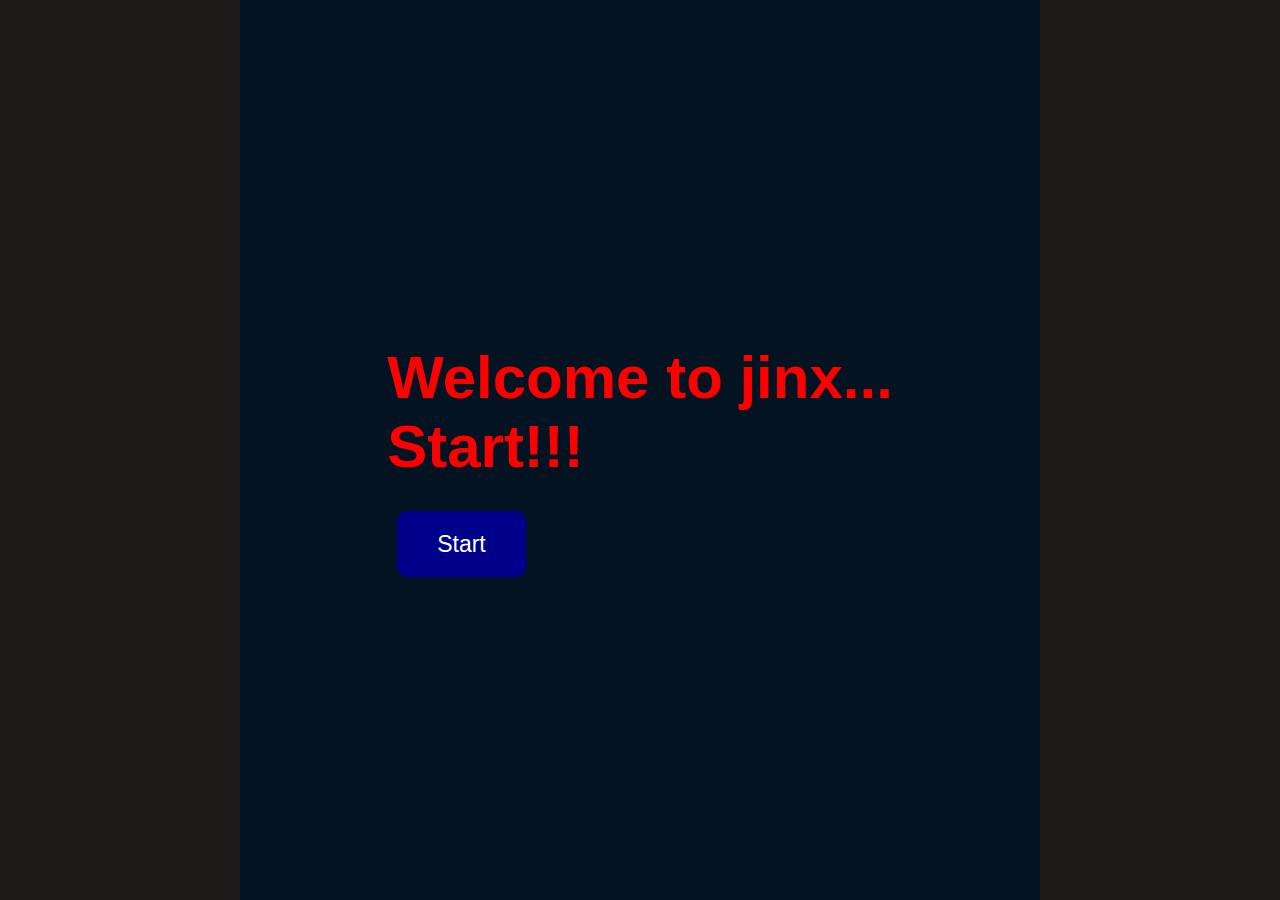
<file: index.html>
<!DOCTYPE html>
<html lang="en">
<head>
    <link rel="stylesheet" href="game.css">
    <meta charset="UTF-8">
    <meta http-equiv="X-UA-Compatible" content="IE=edge">
    <meta name="viewport" content="width=device-width, initial-scale=1.0">
    <title>home</title>
</head>
<body>
    <style>
        *{
            box-sizing: border-box;
            margin: 0;
            padding: 0;
            background:#031321;
        }

        h1{
              color: red;
              font-family: sans-serif; 
              font-size: 60px;
               animation-name: anime;
               animation-duration: 3s;
               animation-iteration-count: infinite;

           }
                @keyframes anime{
                    0%{color: darkslateblue;}
                    70%{color: orange;}  
                    100%{color:purple; font-size: 60px; }
          }
          .flex-colum{
              display: flex;
              flex-direction: column;
          }
          .flex-center{
              justify-content: center;
              align-items: center
          }
          .btn{
              width: 20rem;
              font-size: 23px;
              font-family: sans-serif;
              padding: 2rem 4rem;
              text-align: center;
              margin: 10px;
              color: white;
              align-items: center;
              justify-content: center;
              text-align: center;
              text-decoration: none;
              text-transform:none;
              text-shadow:none;
              background: darkblue;
              cursor: pointer;
              border-radius:10px;
              flex-wrap: wrap;
              flex-direction: column;
          }
          .btn:hover{
              cursor: pointer;
              transition: 1s;
              transform:scale(.90);
              box-shadow: white;
              background: rgba(160, 224, 160, 0.739);
              color: black;
              font-size:24px;
          }  
           
          @media screen and (max-width:375px) {
            .btn{
                
                margin-top:10px;
                flex-wrap: wrap;
                align-items: center;
                justify-content: center;
                display:flex;
                margin-left:50px;
            }
            h1{
              text-align: center;
              margin-bottom: 50px;   
            }
            body{
              width: 100%;
            }
            .choice-text{
                padding: 2rem;
                width: 100%;
                margin-right: 100px;
                color: white;
                font-size: 22px;
                font-family: sans-serif;
                text-shadow:0 0 6px black;
            }
            #question{
                font-size: 25px;
                width: 100%;
                font-family: sans-serif;
                text-align: center;
        
            }
        
        
        } 
              
          

               
    </style>
        <!-- style ends here -->

    <div class="container">
    <div id ="home" class="flex-column flex-center">
        <h1>Welcome to jinx...<br>Start!!!</h1>
        <a href="section.html" class="btn">Start</a>
        
    </div>
        <!-- <a href="game.html" class="btn">Play</a> -->
        <!-- <a href="end.html" id ="highscore-btn" class="btn">High Scores</a> -->
    </div>
    
</div>

</body>
</html>
</file>
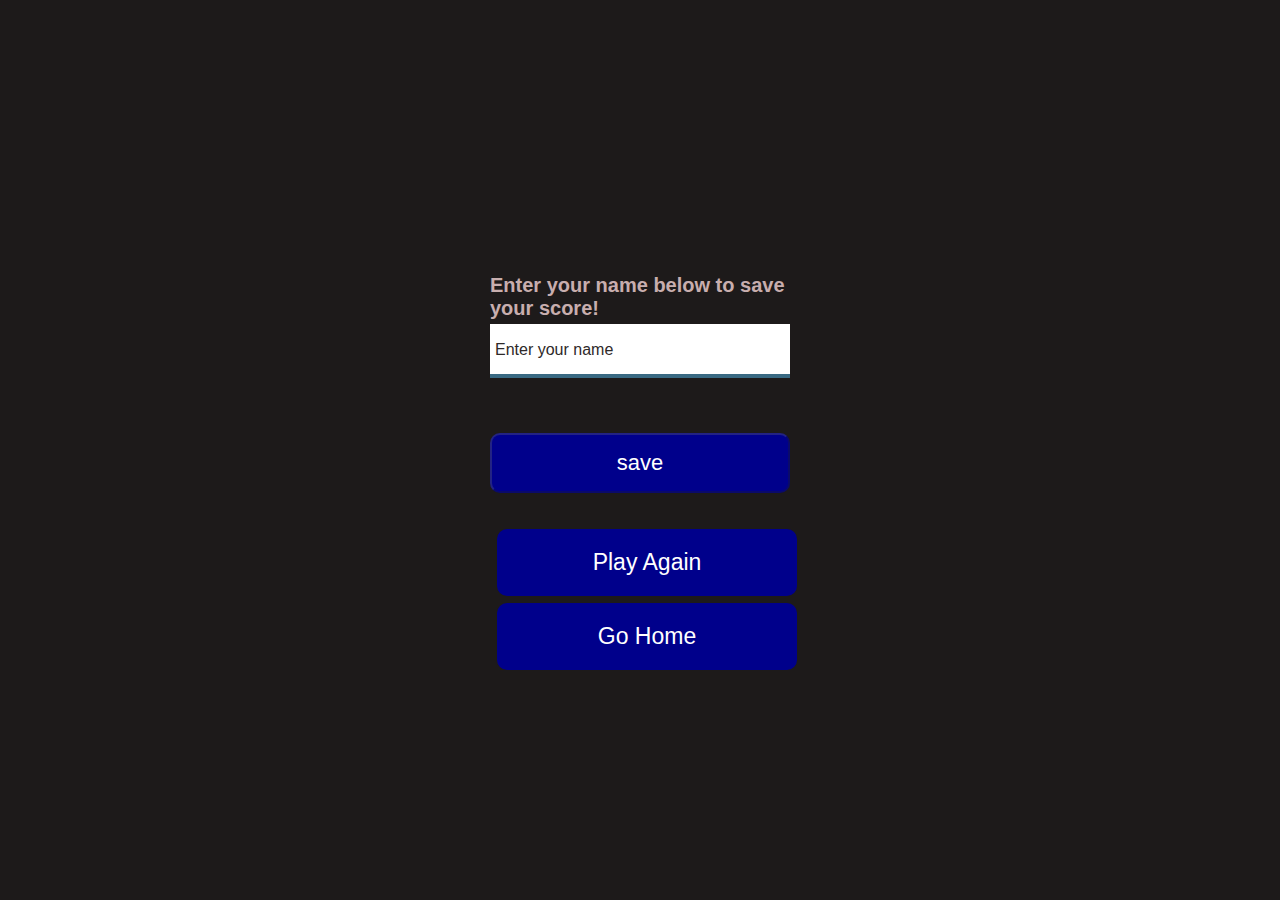
<file: end.html>
<!DOCTYPE html>
<html lang="en">
<head>
    <link rel="stylesheet" href="game.css">
    <meta charset="UTF-8">
    <meta http-equiv="X-UA-Compatible" content="IE=edge">
    <meta name="viewport" content="width=device-width, initial-scale=1.0">
    <meta name="keyword" content="html,css,javascript">
    <meta name="discription" content=".....">
    <link rel="stylesheet" href="end.css">   
    <title>score</title>
</head>
<body>
     <div class="container">
        <div id="end" class="flex-center flex-column">
            <h1 id="finalScore">0</h1>
            <form class="end-form-container">
                <h2 id="end-text">Enter your name below to save your score!</h2>
                <input type="text" name="name" id="username" placeholder="Enter your name"><br>
                <button id="btn" id="saveScoreBtn" type="submit" onclick="saveHighscore(event)"disabled>save </button><br>
            </form>
            <a href="Game.html" class="btn">Play Again</a>
            <a href="index.html" class="btn">Go Home</a>
            <!-- <a href="exit.html" class="btn">exit</a> -->
        </form>
        </div>
        </div>

        </div>
    </div>
    <script src="end.js"></script>
    
</body>
</html>
</file>
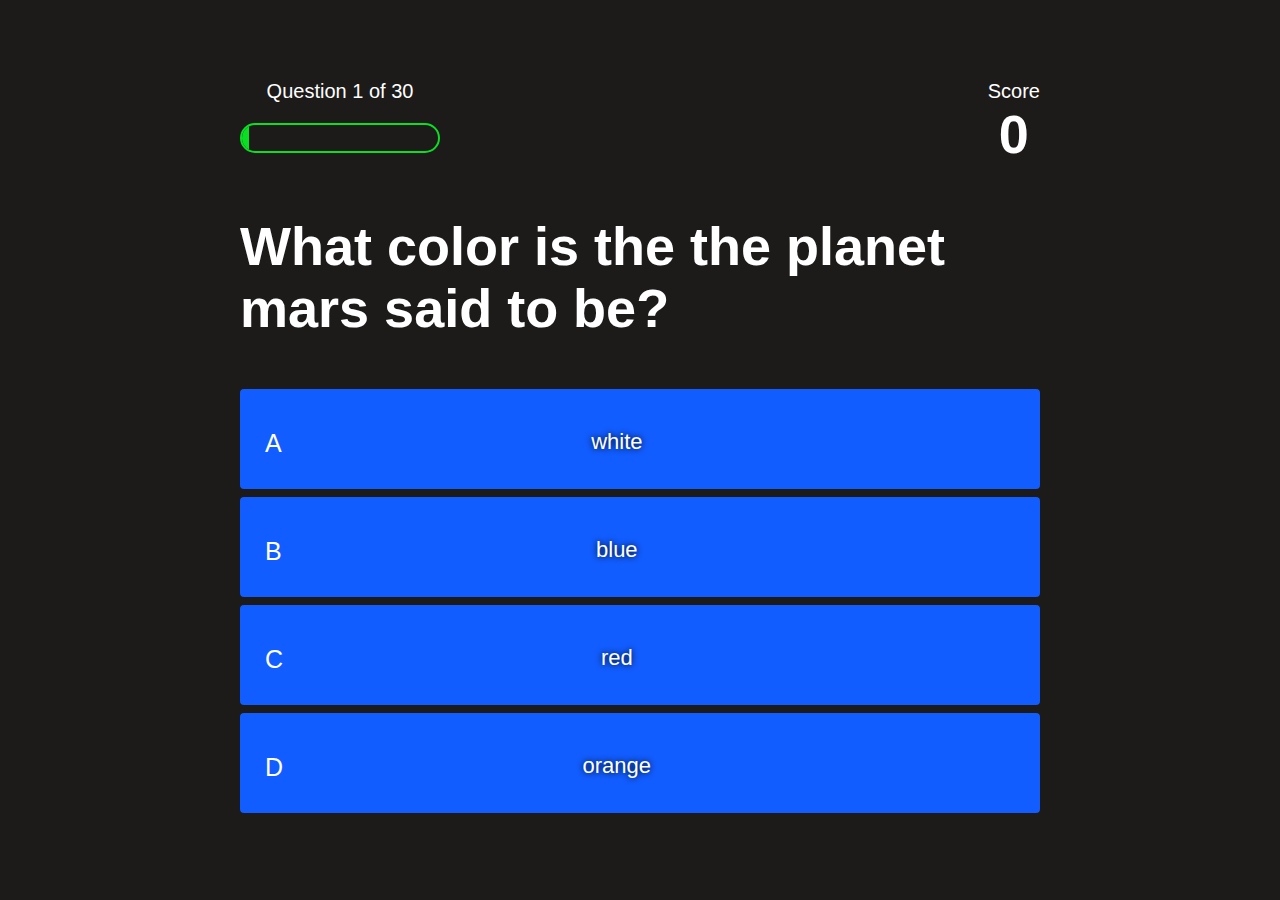
<file: Game.html>
<!DOCTYPE html>
<html lang="en">
<head>
     <link rel="stylesheet" href="game.css">
    <link rel="stylesheet" href="style/Quiz.css">
    <meta charset="UTF-8">
    <meta http-equiv="X-UA-Compatible" content="IE=edge">
    <meta name="viewport" content="width=device-width, initial-scale=1.0">
    <title>Quiz Page</title>
</head>
<body>
    <div class="container">
       <div id="game" class="justify-center flex-column">
           <div id="hud">
               <div class="hud-item">
               <p id="progressText" class="hud-prefix">
                 Question  
            </p>
            <div id="progressBar">
                <div id="progressBarFull"></div>
            </div>
               </div>
               <div class="hud-item">
                   <p class="hud-prefix">
                       Score
                   </p>
                   <h1 class="hud-main-text" id="score">
                       0
                   </h1>
               </div>
            </div>
            <h1 id="question">what is the answer to the question</h1>
            <div class="choice-container">
                <p class="choice-prefix">A</p>
                <p class="choice-text" data-number="1">Choice</p>
            </div>
            <div class="choice-container">
                <p class="choice-prefix">B</p>
                <p class="choice-text" data-number="2">Choice 2</p>
       </div> 
       <div class="choice-container">
        <p class="choice-prefix">C</p>
        <p class="choice-text" data-number="3">Choice 3</p>
    </div>
    <div class="choice-container">
        <p class="choice-prefix">D</p>
        <p class="choice-text" data-number="4">Choice 4</p>
        </div>
        </div>
        </div>
        <script src="game.js"></script>
</body>
</html>
</file>
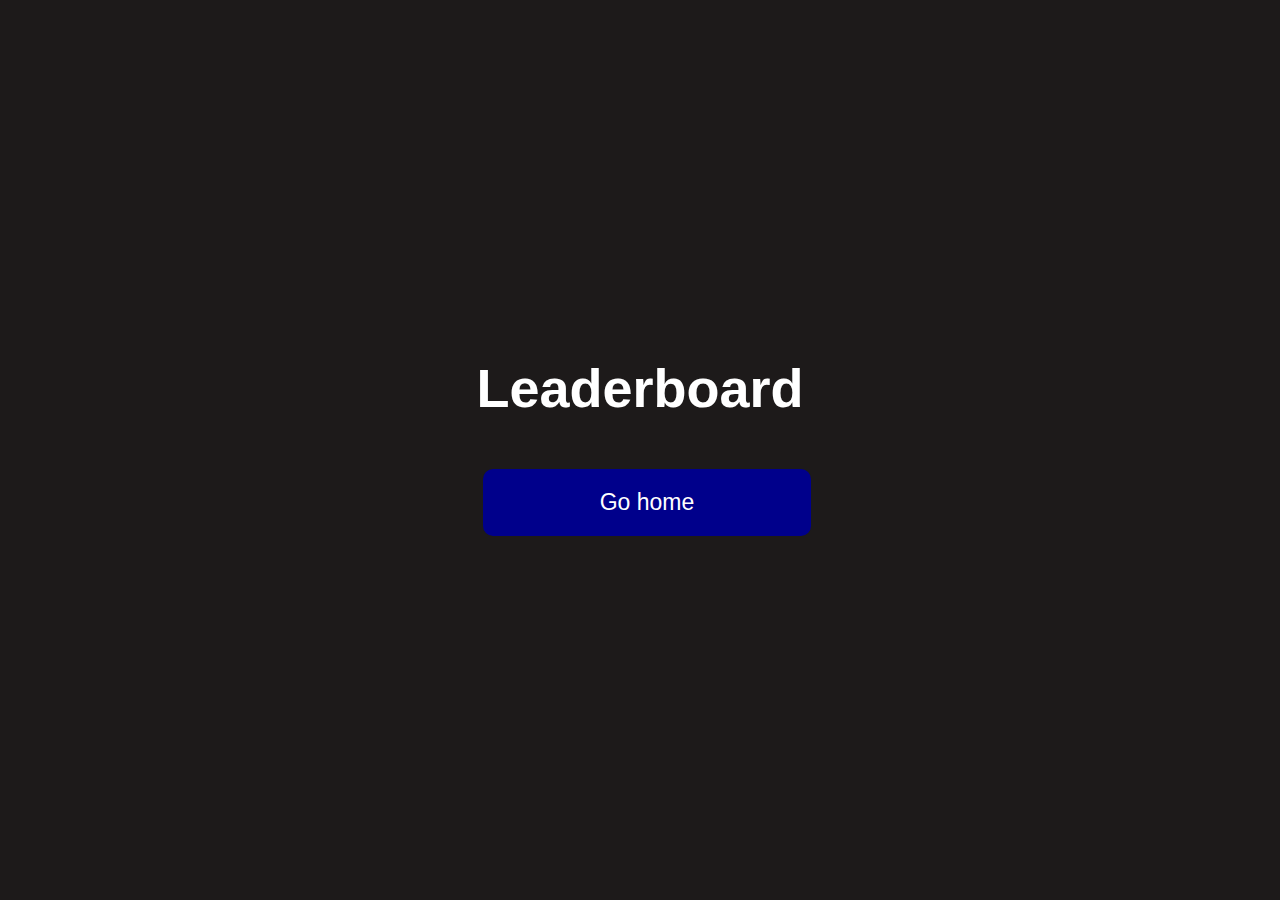
<file: high-score.html>
<!DOCTYPE html>
<html lang="en">
<head>
    <link rel="stylesheet" href="game.css">
    <link rel="stylesheet" href="high-score.css"> 
    <meta charset="UTF-8">
    <meta http-equiv="X-UA-Compatible" content="IE=edge">
    <meta name="viewport" content="width=device-width, initial-scale=1.0">
    <title>High Scores</title>
</head>
<body>
    <div class="container">
        <div id="highScores" class="flex-center flex-column">
            <h1 id="finalScore">Leaderboard</h1>
            <ul id="highScoresList"></ul>
            <a href= "end.html" class="btn">Go home</a>
        </div>

    </div>
    <script src="high-score.js"></script>
</body>
</html>
</file>
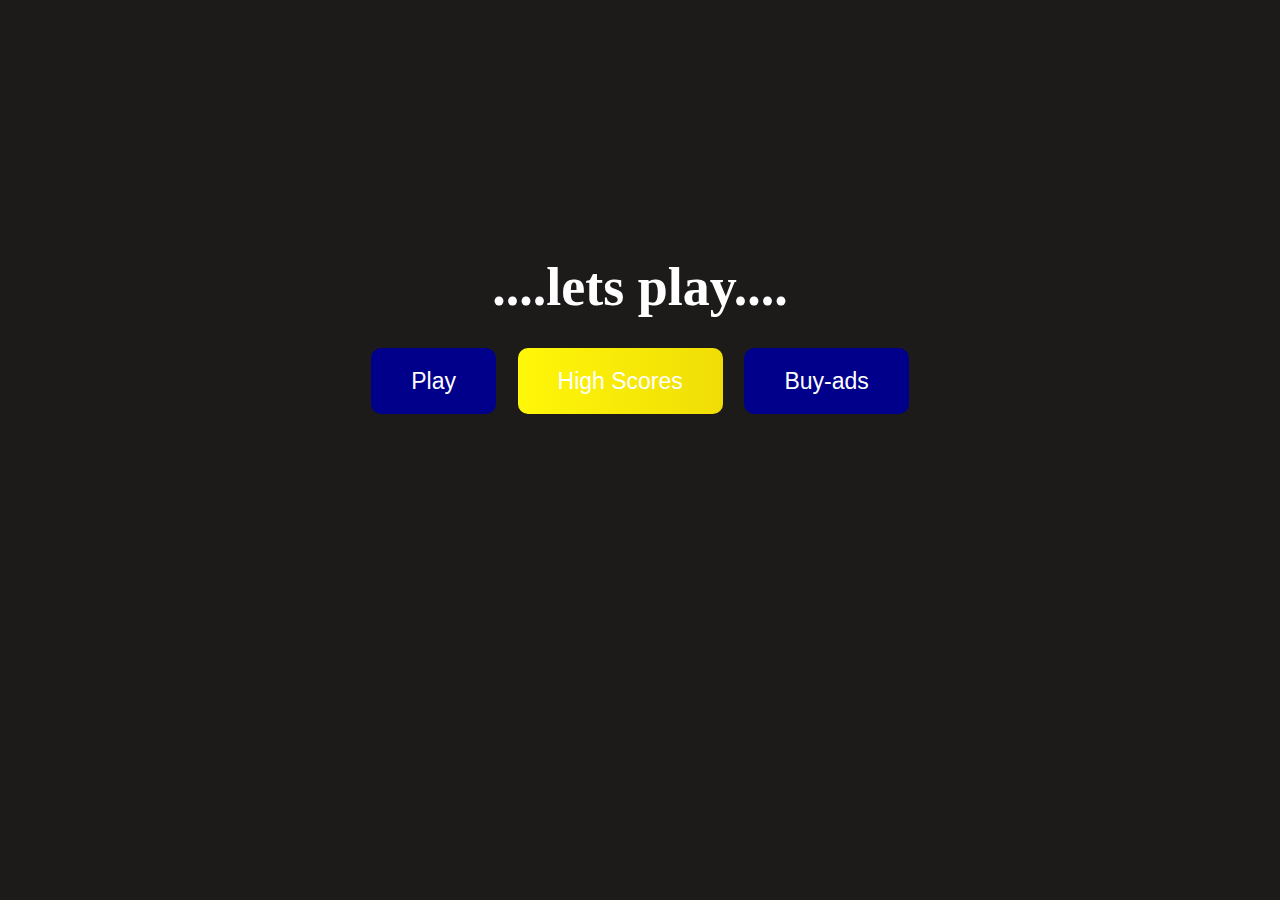
<file: section.html>
<!DOCTYPE html>
<html lang="en">
<head>
    <link rel="stylesheet" href="section.css">
    <meta charset="UTF-8">
    <meta http-equiv="X-UA-Compatible" content="IE=edge">
    <meta name="viewport" content="width=device-width, initial-scale=1.0">
    <title>Menu</title>
</head>
<body>
    <style>

                /* @keyframes anime{
                    25%{color: blue; font-size: 16px;}  
                    50%{color: yellow; font-size: 20px; }
                }   */

               .btn{
                    color: powderblue;
                    font-size: 30px;
                   animation-name: anime;
                    animation-duration: 4s;
                    animation-iteration-count: infinite; 
                }
                .btn{
                    width: 20rem;
                    font-size: 23px;
                    font-family: sans-serif;
                    padding: 2rem 4rem;
                    text-align: center;
                    margin: 10px;
                    color: white;
                    text-decoration: none;
                    text-transform:none;
                    text-shadow:none;
                    background: darkblue;
                    cursor: pointer;
                    border-radius:10px;
                    flex-wrap: wrap;
                    flex-direction: column;
                }
                .btn:hover{
                    cursor: pointer;
                    transition: 1s;
                    transform:scale(.90);
                    box-shadow: white;
                    background: conic-gradient(from 90deg at 50% 50%,
                    rgba(115, 119, 61, 0.931) 20%,
                    rgba(64, 156, 179, 0.806) 12%,
                    rgba(62, 96, 141, 0.904) 100%
                    
                
                    );
                    color: black;
                    font-size:24px;
                }  
                @media screen and (max-width:375px) {
                    .btn{
                        
                        margin-top:10px;
                        flex-wrap: wrap;
                        align-items: center;
                        justify-content: center;
                        display:flex;
                        margin-left:50px;
                    }
                    h1{
                      text-align: center;   
                    }
                } 
                @media screen and (max-width:736px) {
                    .btn{
                        display: flex;
                        justify-content: center;
                        align-items: center;
                        margin-top: 5px;
                        margin-left: 110px;

                    }
                }

                
               
    </style>
             <h1>....lets play....</h1> 
    <a href="game.html" class="btn">Play</a>
    <a href="end.html" id ="highscore-btn" class="btn">High Scores</a>
    <a href="#" id ="Buy-ads" class="btn">Buy-ads</a>
    
</body>
</html>
</file>
<file: game.css>
body{
    background-color: rgb(29,26,26);
}
*{
    box-sizing: border-box;
    margin: 0;
    padding: 0;
    font-size: 62.5%;
    font-family:sans-serif ;
}
h1{
    font-size: 5.4rem;
    color: #fff;
    margin-bottom: 5rem;
}

.container{
    width: 100vw;
    height: 100vh;
    display: flex;
    justify-content: center;
    align-items: center;
    max-width: 80rem;
    margin: 0 auto;
    padding: 2rem;

}
.flex-colum{
    display: flex;
    flex-direction: column;
}
.flex-center{
    justify-content: center;
    align-items: center;
}
.justify-center{
    justify-content: center;
}
.text-center{
    text-align: center;
}
.hidden{
    display: none;
}
.choice-container{
    width:100%;
     height:100px; 
    font-size: 2.4rem;
    padding: 2rem 0;
    text-align: center;
    margin-bottom: 1rem;
    text-decoration: none;
    color: rgb(28,26,26);
    background: linear-gradient(90deg,rgb(18,93,255)0%,rgb(0, 102, 245)100%);
    border-radius: 10px;
}
.btn:hover{
    cursor: pointer;
    box-shadow: 0 0.4rem 1.4rem 0 rgba(4, 37, 77, 0.6);
    transition: transform 150ms;
    transform: scale(1.03);
}
.btn[disabled]:hover{
    cursor: not-allowed;
    box-shadow: none;
    transform: none;
}
.choice-text{
    padding: 2rem;
    width: 100%;
    margin-right: 300px;
    color: white;
    font-size: 22px;
    font-family: sans-serif;
    text-shadow:0 0 6px black;
}
.choice-prefix{
    color: white;
    padding: 2rem 2.5rem;
    /* margin-right:300px; */
    /* align-items: flex-start; */
    justify-content: left;
    text-align: start;
    font-size: 25px;
    align-items: center;
    font-family: sans-serif;
    font-weight: 500;
    text-decoration: none;
    text-transform: uppercase;

}
#highscore-btn{
    background: linear-gradient(90deg,rgb(255,247,9)0%,rgb(255,247,9)0%,rgb(240,221,6)100%);
}
#highscore-btn:hover{
   box-shadow: 0 0.4rem 1.4rem 0 rgba(255,255,0,0.5); 
}
/*End page css*/
.end-form-container{
    width: 100%;
    display: flex;
    flex-direction: column;
    align-items: center;
    max-width: 30rem;
}
input{
    margin-bottom: 1rem;
    width: 20rem;
    padding: 1.5rem;
    border: none;
    box-shadow: 0 0.4rem 0 rgba(86,185,235,0.5);
}
input::placeholder{
    color: #aaa;

}
#username{
    margin-bottom: 3rem;
    width: 100%;
    outline: none;
}
#end-text{
    border: none;
}
#saveScoreBtn{
    border: none;
}

@media screen and (max-width:375px) {
    .btn{
        
        margin-top:10px;
        flex-wrap: wrap;
        align-items: center;
        justify-content: center;
        display:flex;
        margin-left:50px;
    }
    h1{
      text-align: center;
      margin-bottom: 50px;   
    }
    body{
      width: 100%;
    }
    .choice-text{
        padding: 2px;
        width: 100%;
        height: 50px;
        letter-spacing: normal;
        margin-bottom:10px;
        margin-right: 100px;
        color: white;
        font-size: 22px;
        font-family: sans-serif;
        text-shadow:0 0 6px black;
    }
    #question{
        font-size:25px;
        width: 100%;
        height:110px;
        font-family: sans-serif;
        text-align: center;

    }
    


}
</file>
<file: end.css>
*{
 margin: 0;
 padding: 0;
 box-sizing: border-box;
}
#end-text{
    width:100%;
    height:50px;
    font-size: 20px;
    font-family: sans-serif;
}
.container{
    width: 100%;
}
h1{
    color:white;
    align-items: center;
    text-align: center;
}
input{
    margin-bottom: 5px;
    width:100%;
    height: 50px;
    padding: 5px;
    font-size: 20px;
    /* color: black; */
    border: none;
}
input::placeholder{
    color: rgb(46, 41, 41);
    font-size: 16px;
}
#username{
    margin-bottom: 3rem;
    width: 100%;
    outline: none;
}
#savescoreBtn{
    border: none;
}
.end-form-container{
    align-items: center;
    font-size: 25px;
    color:rgb(200, 174, 174);
}
.btn{
    display: flex;
    width: 100%;
    font-size: 23px;
    font-family: sans-serif;
    padding: 2rem 4rem;
    text-align: center;
    justify-content: space-between;
    margin:7px;
    color: white;
    text-decoration: none;
    text-transform:none;
    text-shadow:none;
    background: darkblue;
    cursor: pointer;
    border-radius:10px;
    flex-wrap: wrap;
    flex-direction: column;
}
#btn{
    width: 100%;
    height:60px;
    background: darkblue;
    font-size: 22px;
    font-weight: 500;
    color: white;
    border-radius:10px;
}
.btn:hover{
    cursor: pointer;
    transition: 1s;
    transform:scale(.90);
    box-shadow: white;
    background: rgba(160, 224, 160, 0.739);
    color: black;
    font-size:24px;
}
#btn:hover{
    cursor: pointer;
    transition: 1s;
    transform:scale(.90);
    box-shadow: white;
    background: rgba(160, 224, 160, 0.739);
    color: black;
    font-size:24px;
}
@media screen and (max-width:375px) {
    .btn{
        
        margin-top:10px;
        flex-wrap: wrap;
        align-items: center;
        justify-content: center;
        display:flex;
        margin-left:50px;
    }
    h1{
      text-align: center;   
    }


}
</file>
<file: style/Quiz.css>
body{
    color: #fff;

}
.choice-container{
    display: flex;
    margin-bottom: 0.8rem;
    width: 100%;
    border-radius: 4px;
    background: rgb(18, 93, 255);
    font-size: 3rem;
    min-width: 80rem;
}
.choice-container:hover{
    cursor: pointer;
    box-shadow: 0 0.4rem 1.4rem 0(6, 103, 247, 0.5);
    transform: trnsform 100ms;
}
.choice-prefix{
    padding: 2rem 2.5rem;
    width: 100%;
}
.choice-text{
    padding: 2rem;
    width: 100%;
}
.correct{
    background: linear-gradient(rgba(11, 223, 36)0%, rgb(41,232, 111) 100%);
}
.incorrect{
    background: linear-gradient(rgba(230, 29, 29, 1)0%, rgb(224, 11, 11, 1) 100%);     
}
/*Heads up Display*/
#hud{
    display: flex;
    justify-content: space-between;
} 
.hud-prefix{
    text-align: center;
    font-size: 2rem;
}
.hud-main-text{
    text-align: center;
}
#progressBar{
    width: 20rem;
    height: 3rem;
    border: 0.2rem solid rgb(11,223,36);
    margin-top: 2rem;
    border-radius: 50px;
    overflow: hidden;
}
#progressBarFull{
    height: 100%;
    background: rgb(11,223,36);
    width: 0;
}

/* @media screen and (max-width: 768px) {
    .choice-prefix{
        min-width: 40rem;
    }  
} */

@media screen and (max-width: 768px) {
    .choice-prefix{
        width: 20px;
        font-size: 20px;
    }  
    .choice-text{
        font-size: 20px;
        width: 20%;
        text-align: center;
        min-width: 20px; 
    }
    .choice-container{
        font-size: 15px;
        min-width: 10px;
    }
    .choice-container:hover{
        cursor: pointer;
        box-shadow: 0 0.4rem 1.4rem 0(6, 103, 247, 0.5);
        transform: trnsform 100ms;    
    }
    .choice-text{
    padding: 2rem;
    width: 30%;
   }
    #hud{
    display: flex;
    justify-content: space-between;
} 
   .hud-prefix{
    text-align: center;
    font-size: 20px;
}
   .hud-main-text{
    text-align: center;
}
  #progressBar{
    width: 20%;
    height: 20%;
    border: 0.2rem solid rgb(11,223,36);
    margin-top: 2rem;
    border-radius: 50px;
    overflow: hidden;
}
   #progressBarFull{
    height: 20%;
    background: rgb(11,223,36);
    width: 0;
}
  .choice-prefix{
    width: 20%;
}
}
</file>
<file: high-score.css>
body{
    color: #fff
}
#highScoresList{
    list-style: none;
    margin-bottom: 4rem;
}

.high-score{
    font-size: 2.8rem;
    margin-bottom: 0.5rem;
}

.btn{
    display: flex;
    width: 100%;
    font-size: 23px;
    font-family: sans-serif;
    padding: 2rem 4rem;
    text-align: center;
    justify-content: space-between;
    margin:7px;
    color: white;
    text-decoration: none;
    text-transform:none;
    text-shadow:none;
    background: darkblue;
    cursor: pointer;
    border-radius:10px;
    flex-wrap: wrap;
    flex-direction: column;
}
.btn:hover{
    cursor: pointer;
    transition: 1s;
    transform:scale(.90);
    box-shadow: white;
    background: rgba(160, 224, 160, 0.739);
    color: black;
    font-size:24px;
}
</file>
<file: section.css>
body{
    background-color: rgb(29,26,26);
    text-align: center;
    padding-top: 20%;
}
*{
    box-sizing: border-box;
    margin: 0;
    padding: 0;
    font-size: 62.5%;
    font-family: 'Nova Square', cursive;
}
h1{
    font-size: 5.4rem;
    color: #fff;
    margin-bottom: 5rem;
}

.container{
    width: 100vw;
    height: 100vh;
    display: flex;
    justify-content: center;
    align-items: center;
    max-width: 80rem;
    margin: 0 auto;
    padding: 2rem;

} 
.flex-colum{
    display: flex;
    flex-direction: column;
}
.flex-center{
    justify-content: center;
    align-items: center;
}
.justify-center{
    justify-content: center;
}
.text-center{
    text-align: center;
}
.hidden{
    display: none;
}
.btn{
    font-size: 2.4rem;
    padding: 2rem 0;
    text-align: center;
    margin-bottom: 1rem;
    text-decoration: none;
    color: rgb(28,26,26);
    background: linear-gradient(90deg,rgb(18,93,255)0%,rgb(0, 102, 245)100%);
    border-radius: 4px;
}
.btn:hover{
    cursor: pointer;
    box-shadow: 0 0.4rem 1.4rem 0 rgba(8,114,244,0.6);
    transition: transform 150ms;
    transform: scale(1.03);
}
.btn[disabled]:hover{
    cursor: not-allowed;
    box-shadow: none;
    transform: none;
}
#highscore-btn{
    background: linear-gradient(90deg,rgb(255,247,9)0%,rgb(255,247,9)0%,rgb(240,221,6)100%);
}
#highscore-btn:hover{
   box-shadow: 0 0.4rem 1.4rem 0 rgba(255,255,0,0.5); 
}
#Buy-ads-btn{
    font-size: 2.4rem;
    padding: 2rem 0;
    text-align: center;
    margin-bottom: 1rem;
    text-decoration: none;
    color: rgb(28,26,26);
    background: linear-gradient(90deg,rgb(18,93,255)0%,rgb(0, 102, 245)100%);
    border-radius: 4px;
}
#Buy-ads-btn:hover{
    cursor: pointer;
    box-shadow: 0 0.4rem 1.4rem 0 rgba(8,114,244,0.6);
    transition: transform 150ms;
    transform: scale(1.03);
}
</file>
